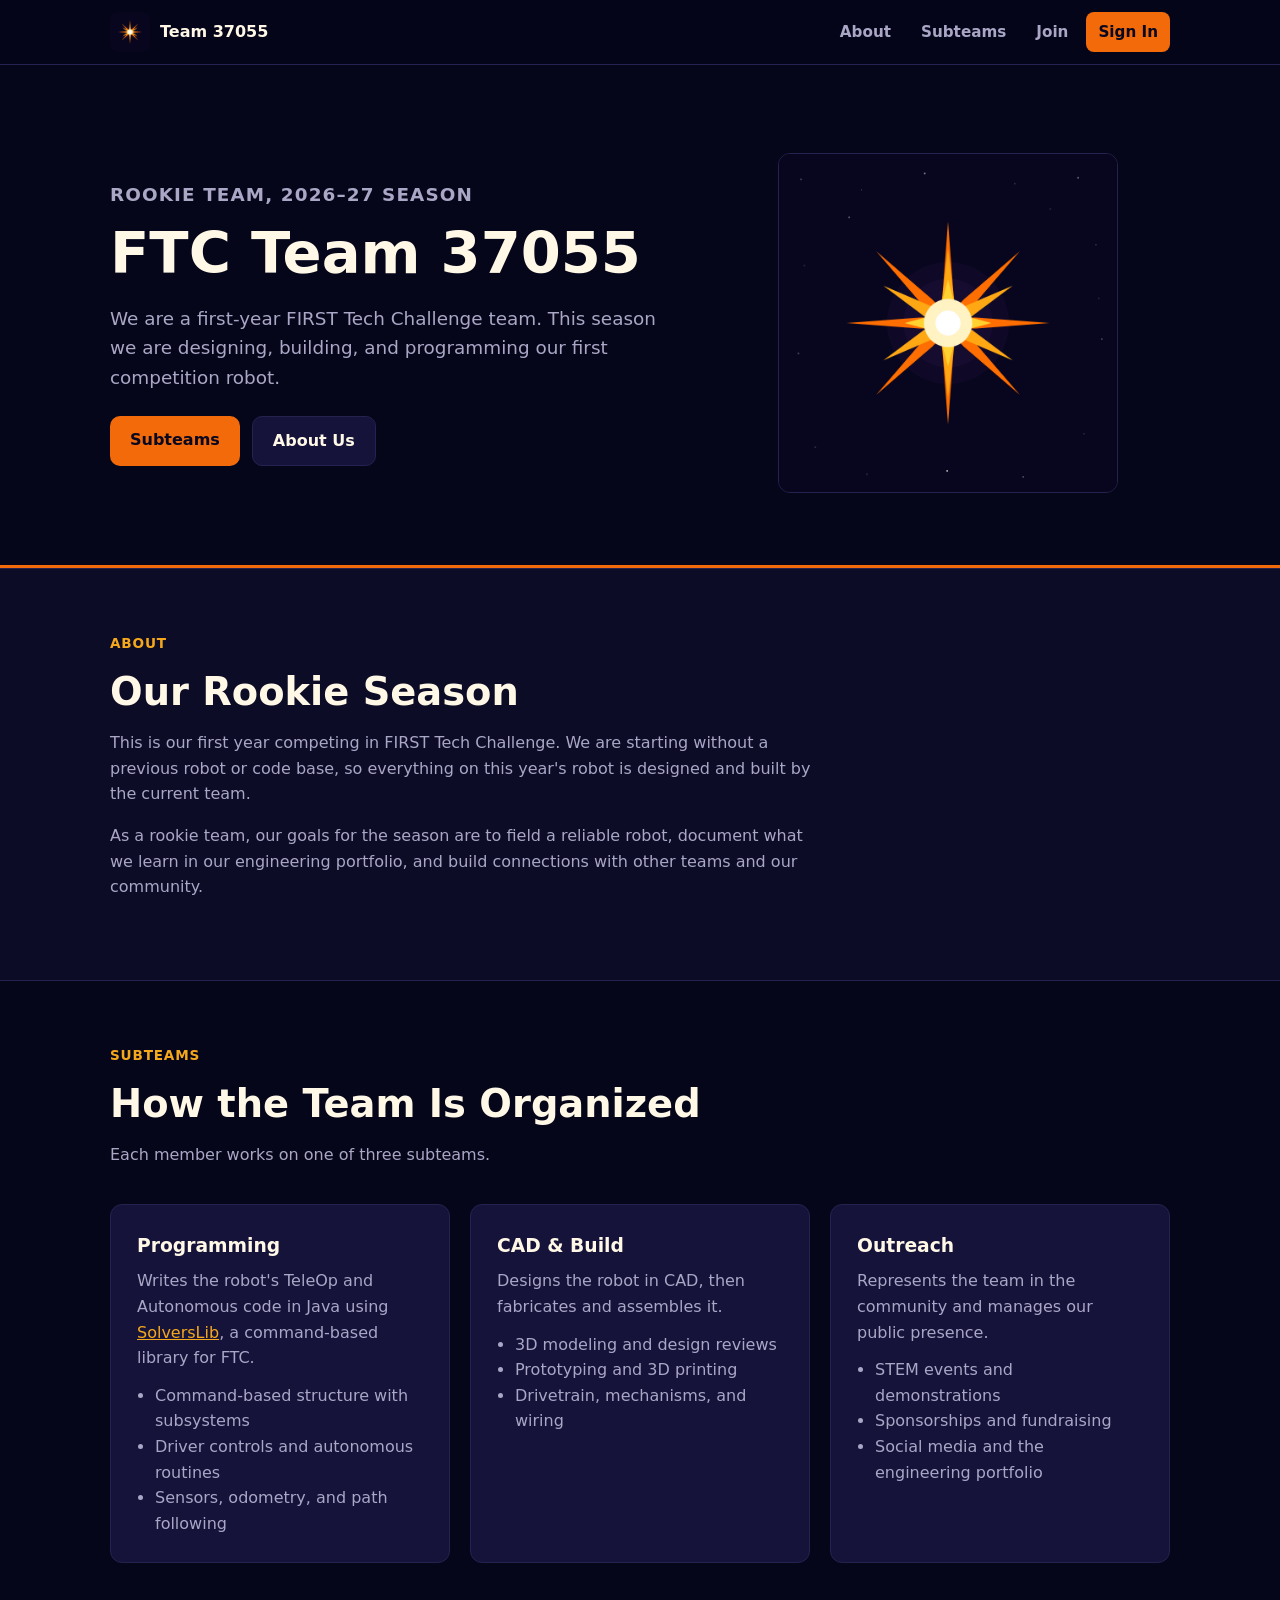
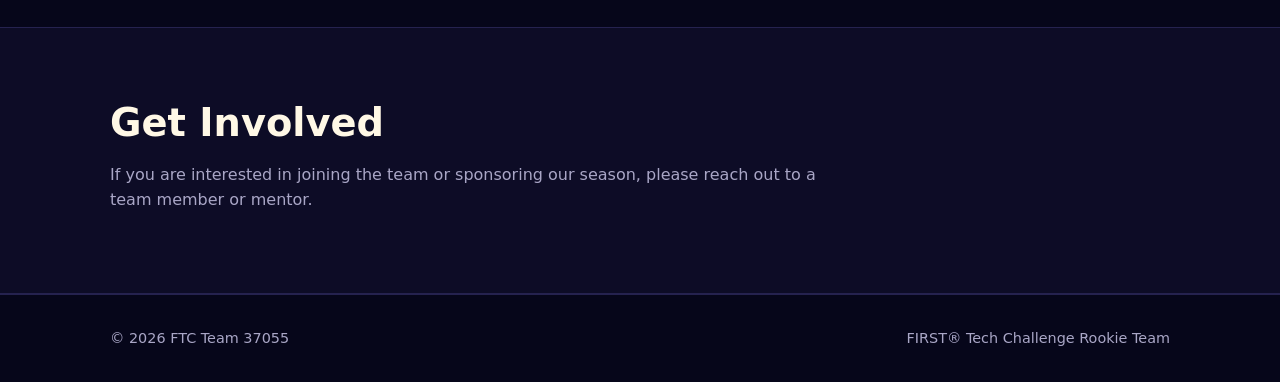
<file: index.html>
<!doctype html>
<html lang="en">
<head>
  <meta charset="utf-8">
  <meta name="viewport" content="width=device-width, initial-scale=1">
  <title>FTC Team 37055</title>
  <meta name="description" content="FTC Team 37055 - a rookie FIRST Tech Challenge robotics team.">
  <link rel="icon" href="img/logo.png">
  <link rel="stylesheet" href="css/style.css?v=3">
</head>
<body>
  <nav class="nav">
    <div class="container">
      <a class="brand" href="index.html"><img src="img/logo.png" alt="Team 37055 logo"><span>Team 37055</span></a>
      <div class="nav-links">
        <a href="#about">About</a>
        <a href="#subteams">Subteams</a>
        <a href="#join">Join</a>
        <a class="cta" href="signin.html">Sign In</a>
      </div>
    </div>
  </nav>

  <header class="hero">
    <div class="container">
      <div>
        <p class="eyebrow">Rookie Team, 2026&ndash;27 Season</p>
        <h1>FTC Team 37055</h1>
        <p>We are a first-year FIRST Tech Challenge team. This season we are designing, building, and programming our first competition robot.</p>
        <div class="btn-row">
          <a class="btn" href="#subteams">Subteams</a>
          <a class="btn secondary" href="#about">About Us</a>
        </div>
      </div>
      <div class="hero-logo"><img src="img/logo.png" alt="Team 37055 logo"></div>
    </div>
  </header>

  <section id="about" class="alt">
    <div class="container narrow">
      <p class="eyebrow">About</p>
      <h2 class="section-title">Our Rookie Season</h2>
      <p>This is our first year competing in FIRST Tech Challenge. We are starting without a previous robot or code base, so everything on this year's robot is designed and built by the current team.</p>
      <p>As a rookie team, our goals for the season are to field a reliable robot, document what we learn in our engineering portfolio, and build connections with other teams and our community.</p>
    </div>
  </section>

  <section id="subteams">
    <div class="container">
      <p class="eyebrow">Subteams</p>
      <h2 class="section-title">How the Team Is Organized</h2>
      <p class="section-sub">Each member works on one of three subteams.</p>
      <div class="grid">
        <article class="card">
          <h3>Programming</h3>
          <p>Writes the robot's TeleOp and Autonomous code in Java using <a href="https://github.com/FTC-23511/SolversLib" target="_blank" rel="noopener">SolversLib</a>, a command-based library for FTC.</p>
          <ul>
            <li>Command-based structure with subsystems</li>
            <li>Driver controls and autonomous routines</li>
            <li>Sensors, odometry, and path following</li>
          </ul>
        </article>
        <article class="card">
          <h3>CAD &amp; Build</h3>
          <p>Designs the robot in CAD, then fabricates and assembles it.</p>
          <ul>
            <li>3D modeling and design reviews</li>
            <li>Prototyping and 3D printing</li>
            <li>Drivetrain, mechanisms, and wiring</li>
          </ul>
        </article>
        <article class="card">
          <h3>Outreach</h3>
          <p>Represents the team in the community and manages our public presence.</p>
          <ul>
            <li>STEM events and demonstrations</li>
            <li>Sponsorships and fundraising</li>
            <li>Social media and the engineering portfolio</li>
          </ul>
        </article>
      </div>
    </div>
  </section>

  <section id="join" class="alt">
    <div class="container narrow">
      <h2 class="section-title">Get Involved</h2>
      <p>If you are interested in joining the team or sponsoring our season, please reach out to a team member or mentor.</p>
    </div>
  </section>

  <footer>
    <div class="container">
      <span>&copy; <span id="year"></span> FTC Team 37055</span>
      <span>FIRST&reg; Tech Challenge Rookie Team</span>
    </div>
  </footer>
  <script>document.getElementById("year").textContent = new Date().getFullYear();</script>
</body>
</html>
</file>
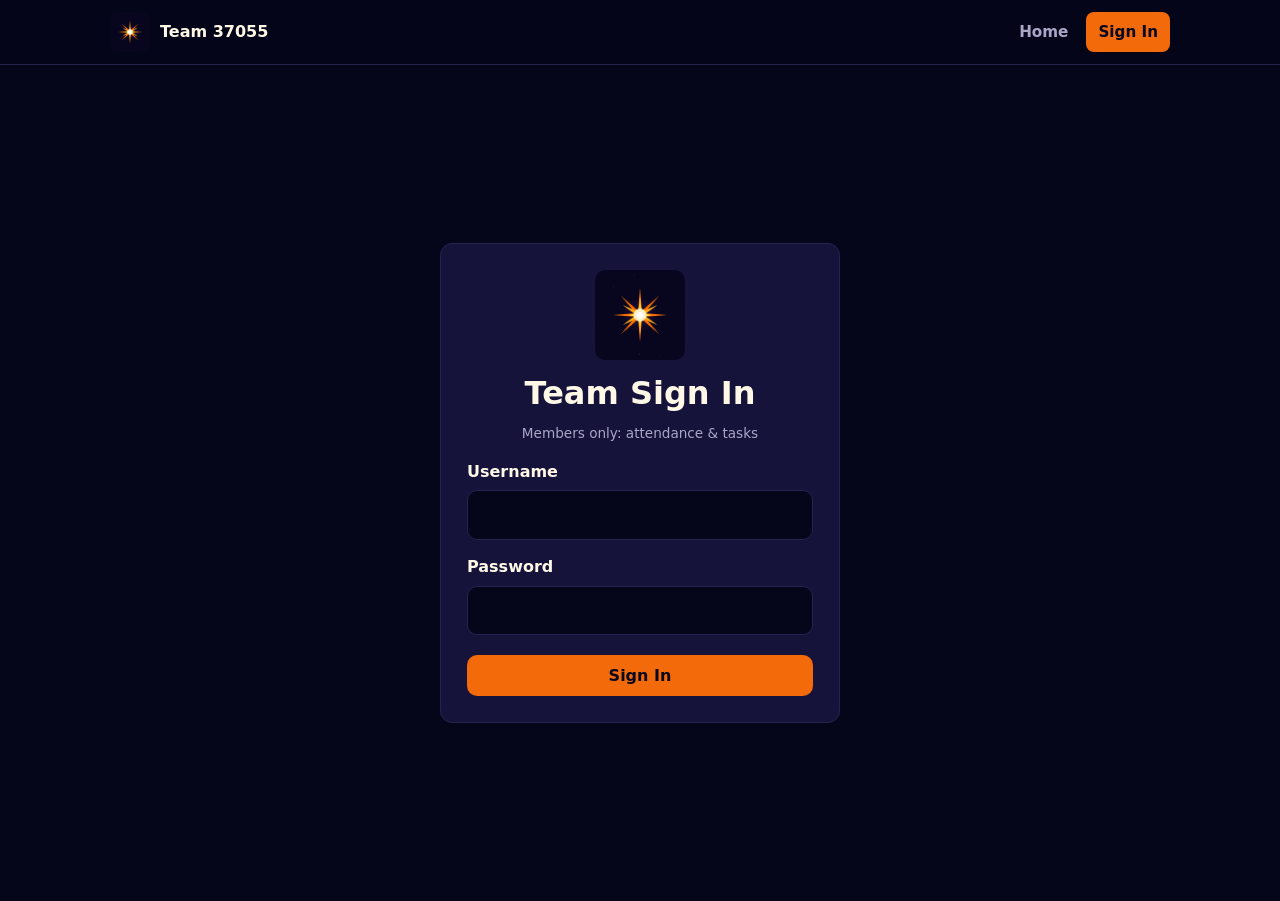
<file: dashboard.html>
<!doctype html>
<html lang="en">
<head>
  <meta charset="utf-8">
  <meta name="viewport" content="width=device-width, initial-scale=1">
  <title>Dashboard - Team 37055</title>
  <link rel="icon" href="img/logo.png">
  <link rel="stylesheet" href="css/style.css?v=3">
  <script src="js/store.js?v=3"></script>
  <script>if (!Auth.user()) location.replace("signin.html");</script>
</head>
<body>
  <nav class="nav">
    <div class="container">
      <a class="brand" href="index.html"><img src="img/logo.png" alt="Team 37055 logo"><span>Team 37055</span></a>
      <div class="nav-links">
        <a href="index.html">Home</a>
        <a href="#" id="logout">Sign Out</a>
      </div>
    </div>
  </nav>

  <main class="dash">
    <div class="container">
      <div class="dash-head">
        <div>
          <h1>Team Dashboard</h1>
          <div class="hint">Signed in as <b id="who"></b> &middot; <span id="mode"></span></div>
        </div>
      </div>

      <div class="tabs" role="tablist">
        <button class="tab active" data-tab="attendance">Attendance</button>
        <button class="tab" data-tab="tasks">Tasks</button>
        <button class="tab" data-tab="notes">Notes</button>
        <button class="tab" data-tab="settings">Settings</button>
      </div>

      <!-- Attendance -->
      <section class="panel active" id="attendance" style="padding:0">
        <div class="two-col">
          <form class="card" id="att-form">
            <h3 style="margin-top:0">Record Attendance</h3>
            <label for="att-date">Date</label>
            <input type="date" id="att-date" required>
            <label for="att-names">Who attended?</label>
            <textarea id="att-names" placeholder="One name per line, or separated by commas" required></textarea>
            <button class="btn" type="submit" style="margin-top:16px;width:100%">Submit Attendance</button>
            <div class="msg" id="att-msg"></div>
          </form>
          <div>
            <div class="toolbar"><h3 style="margin:0">Past Meetings</h3></div>
            <div class="list" id="att-list"><div class="empty">Loading...</div></div>
          </div>
        </div>
      </section>

      <!-- Tasks -->
      <section class="panel" id="tasks" style="padding:0">
        <div class="two-col">
          <form class="card" id="task-form">
            <h3 style="margin-top:0">Create Task</h3>
            <label for="task-title">Task</label>
            <input id="task-title" placeholder="e.g. Tune intake PID" required>
            <label for="task-assignees">Assignees</label>
            <input id="task-assignees" placeholder="Names, separated by commas" required>
            <label for="task-desc">Description</label>
            <textarea id="task-desc" placeholder="What needs to be done?"></textarea>
            <button class="btn" type="submit" style="margin-top:16px;width:100%">Create Task</button>
            <div class="msg" id="task-msg"></div>
          </form>
          <div>
            <div class="toolbar">
              <h3 style="margin:0">Tasks</h3>
              <select id="task-filter" style="margin-left:auto">
                <option value="open">Open</option>
                <option value="done">Completed</option>
                <option value="all">All</option>
              </select>
              <input id="task-search" placeholder="Filter by name...">
            </div>
            <div class="list" id="task-list"><div class="empty">Loading...</div></div>
          </div>
        </div>
      </section>

      <!-- Notes -->
      <section class="panel" id="notes" style="padding:0">
        <div class="two-col">
          <form class="card" id="note-form">
            <h3 style="margin-top:0" id="note-form-title">New Note</h3>
            <label for="note-title">Title</label>
            <input id="note-title" required>
            <label for="note-body">Note</label>
            <textarea id="note-body" style="min-height:180px" required></textarea>
            <button class="btn" type="submit" style="margin-top:16px;width:100%" id="note-submit">Save Note</button>
            <button class="btn secondary" type="button" style="margin-top:8px;width:100%" id="note-cancel" hidden>Cancel Edit</button>
            <div class="msg" id="note-msg"></div>
          </form>
          <div>
            <div class="toolbar">
              <h3 style="margin:0">Notes</h3>
              <input id="note-search" placeholder="Search notes..." style="margin-left:auto">
            </div>
            <div class="list" id="note-list"><div class="empty">Loading...</div></div>
          </div>
        </div>
      </section>

      <!-- Settings -->
      <section class="panel" id="settings" style="padding:0">
        <form class="card" id="settings-form" style="max-width:640px">
          <h3 style="margin-top:0">Save data to GitHub</h3>
          <p class="hint">Attendance and tasks are stored in <code>data/attendance.json</code> and <code>data/tasks.json</code> in the repository. To save changes there, paste a GitHub token with write access to the repo. It is stored only in this browser.</p>
          <p class="hint">Without a token, anything you submit is saved <b>only in this browser</b>.</p>
          <label for="gh-token">GitHub token</label>
          <input id="gh-token" type="password" placeholder="github_pat_..." autocomplete="off">
          <div class="hint">Create one at GitHub &rarr; Settings &rarr; Developer settings &rarr; Fine-grained tokens, limited to this repository with <b>Contents: Read and write</b>.</div>
          <label for="gh-repo">Repository</label>
          <input id="gh-repo">
          <label for="gh-branch">Branch</label>
          <input id="gh-branch">
          <div class="btn-row" style="margin-top:18px">
            <button class="btn" type="submit">Save &amp; Test</button>
            <button class="btn danger" type="button" id="gh-clear">Remove token</button>
          </div>
          <div class="msg" id="settings-msg"></div>
        </form>
      </section>
    </div>
  </main>

  <script src="js/dashboard.js?v=3"></script>
</body>
</html>
</file>
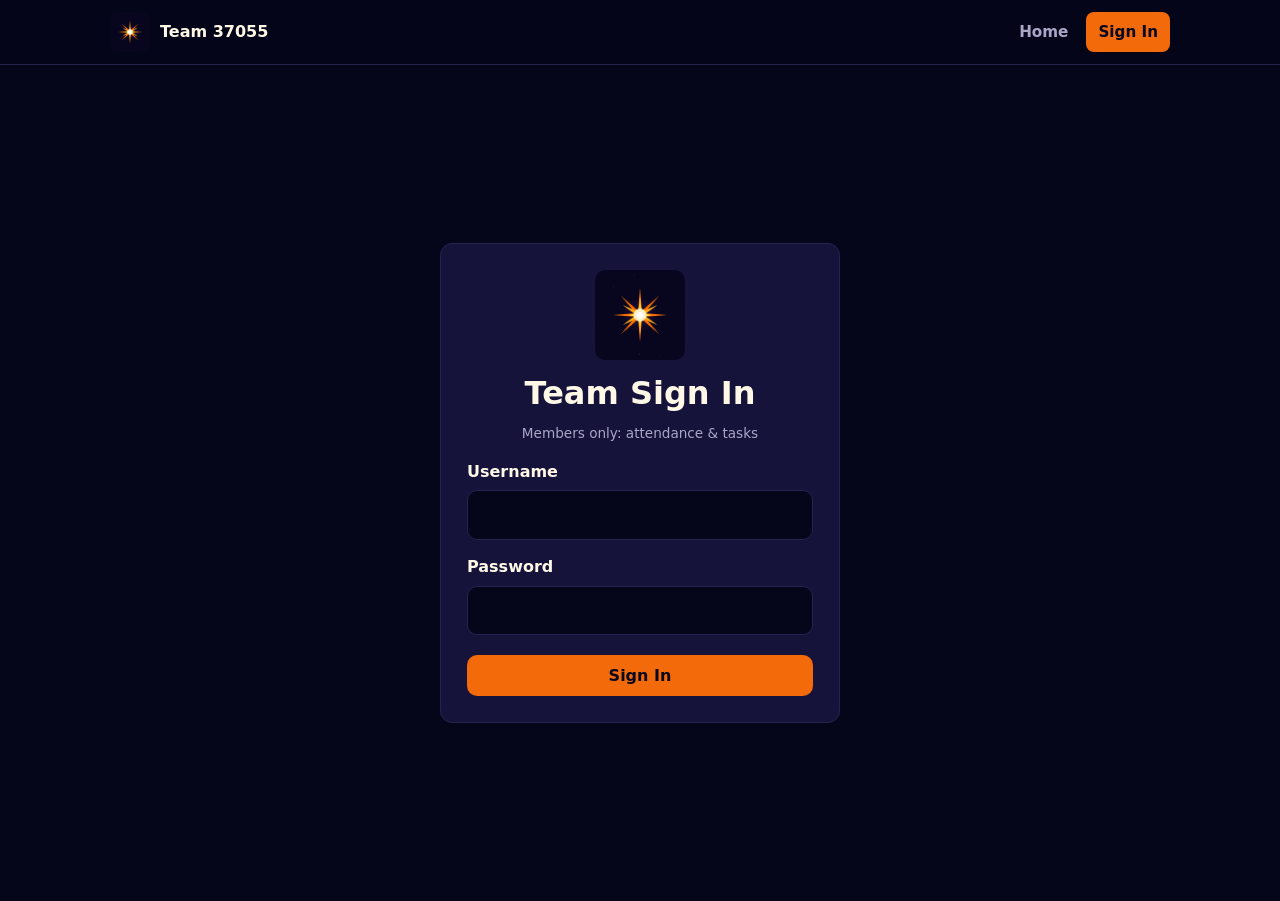
<file: signin.html>
<!doctype html>
<html lang="en">
<head>
  <meta charset="utf-8">
  <meta name="viewport" content="width=device-width, initial-scale=1">
  <title>Sign In - Team 37055</title>
  <link rel="icon" href="img/logo.png">
  <link rel="stylesheet" href="css/style.css?v=3">
</head>
<body>
  <nav class="nav">
    <div class="container">
      <a class="brand" href="index.html"><img src="img/logo.png" alt="Team 37055 logo"><span>Team 37055</span></a>
      <div class="nav-links">
        <a href="index.html">Home</a>
        <a class="cta active" href="signin.html">Sign In</a>
      </div>
    </div>
  </nav>

  <main class="auth-wrap">
    <form class="card auth-card" id="login">
      <img class="logo" src="img/logo.png" alt="">
      <h1>Team Sign In</h1>
      <p class="hint" style="text-align:center">Members only: attendance &amp; tasks</p>
      <label for="username">Username</label>
      <input id="username" autocomplete="username" required>
      <label for="password">Password</label>
      <input id="password" type="password" autocomplete="current-password" required>
      <button class="btn" type="submit">Sign In</button>
      <div class="msg error" id="err"></div>
    </form>
  </main>

  <script src="js/store.js?v=3"></script>
  <script>
    if (Auth.user()) location.href = "dashboard.html";
    document.getElementById("login").addEventListener("submit", async function (e) {
      e.preventDefault();
      var err = document.getElementById("err");
      err.classList.remove("show");
      try {
        var ok = await Auth.login(username.value, password.value);
        if (ok) location.href = "dashboard.html";
        else { err.textContent = "Incorrect username or password."; err.classList.add("show"); }
      } catch (ex) {
        err.textContent = "Couldn't load the login list. Are you opening the site through a web server?";
        err.classList.add("show");
      }
    });
  </script>
</body>
</html>
</file>
<file: css/style.css>
/* Colors taken from img/logo.png */
:root {
  --primary: #f26a0a;     /* star orange */
  --accent: #f5a81c;      /* star gold */
  --on-primary: #0a0820;
  --bg: #06061a;          /* logo background */
  --surface: #0d0c26;
  --surface-2: #15133a;
  --text: #fff8e6;
  --muted: #a9a6c6;
  --border: #25224f;
  --danger: #ff5a5f;
  --ok: #3ccf8e;
  --radius: 12px;
  --max: 1100px;
}

* { box-sizing: border-box; }
html { scroll-behavior: smooth; }
body {
  margin: 0;
  font-family: "Inter", system-ui, -apple-system, "Segoe UI", Roboto, sans-serif;
  background: var(--bg);
  color: var(--text);
  line-height: 1.6;
}
a { color: var(--accent); }
img { max-width: 100%; }

.container { max-width: var(--max); margin: 0 auto; padding: 0 20px; }

/* ---------- Nav ---------- */
.nav {
  position: sticky; top: 0; z-index: 10;
  background: color-mix(in srgb, var(--bg) 85%, transparent);
  backdrop-filter: blur(10px);
  border-bottom: 1px solid var(--border);
}
.nav .container { display: flex; align-items: center; gap: 16px; height: 64px; }
.brand { display: flex; align-items: center; gap: 10px; color: var(--text); text-decoration: none; font-weight: 800; }
.brand img { height: 40px; width: 40px; object-fit: contain; border-radius: 8px; }
.nav-links { margin-left: auto; display: flex; gap: 6px; flex-wrap: wrap; }
.nav-links a {
  color: var(--muted); text-decoration: none; padding: 8px 12px; border-radius: 8px; font-weight: 600; font-size: .95rem;
}
.nav-links a:hover, .nav-links a.active { color: var(--text); background: var(--surface-2); }
.nav-links a.cta { background: var(--primary); color: var(--on-primary); }
.nav-links a.cta:hover { filter: brightness(1.1); }

/* ---------- Hero ---------- */
.hero {
  padding: 88px 0 72px;
  border-bottom: 3px solid var(--primary);
}
.hero .container { display: grid; grid-template-columns: 1.3fr 1fr; gap: 40px; align-items: center; }
.hero h1 { font-size: clamp(2.2rem, 5vw, 3.6rem); line-height: 1.1; margin: 12px 0 16px; }
.hero p { color: var(--muted); font-size: 1.15rem; max-width: 55ch; }
.hero-logo { display: flex; justify-content: center; }
.hero-logo img { width: min(340px, 80%); border-radius: var(--radius); border: 1px solid var(--border); }
.eyebrow {
  margin: 0; color: var(--accent); font-weight: 700; font-size: .85rem;
  letter-spacing: .06em; text-transform: uppercase;
}
.btn-row { display: flex; gap: 12px; flex-wrap: wrap; margin-top: 24px; }

/* ---------- Buttons & forms ---------- */
.btn {
  display: inline-block; border: 0; cursor: pointer; text-decoration: none;
  padding: 11px 20px; border-radius: 10px; font-weight: 700; font-size: 1rem;
  background: var(--primary); color: var(--on-primary); font-family: inherit;
}
.btn:hover { filter: brightness(1.1); }
.btn.secondary { background: var(--surface-2); color: var(--text); border: 1px solid var(--border); }
.btn.small { padding: 6px 12px; font-size: .85rem; }
.btn.danger { background: transparent; color: var(--danger); border: 1px solid var(--danger); }
.btn:disabled { opacity: .6; cursor: default; }

label { display: block; font-weight: 600; margin: 14px 0 6px; }
input, textarea, select {
  width: 100%; padding: 11px 12px; border-radius: 10px;
  border: 1px solid var(--border); background: var(--bg); color: var(--text);
  font: inherit;
}
input:focus, textarea:focus, select:focus { outline: 2px solid var(--primary); border-color: transparent; }
textarea { min-height: 110px; resize: vertical; }
.hint { color: var(--muted); font-size: .85rem; margin-top: 4px; }

/* ---------- Sections ---------- */
section { padding: 64px 0; }
.section-title + p, .eyebrow + .section-title { margin-top: 6px; }
.section-title { font-size: clamp(1.7rem, 3.5vw, 2.4rem); margin: 0 0 8px; }
.section-sub { color: var(--muted); margin: 0 0 36px; max-width: 65ch; }
.alt { background: var(--surface); border-top: 1px solid var(--border); border-bottom: 1px solid var(--border); }

.grid { display: grid; gap: 20px; grid-template-columns: repeat(auto-fit, minmax(260px, 1fr)); }
.card {
  background: var(--surface-2); border: 1px solid var(--border); border-radius: var(--radius);
  padding: 26px;
}
.card h3 { margin: 0 0 8px; }
.card p { color: var(--muted); margin: 0; }
.card ul { color: var(--muted); padding-left: 18px; margin: 12px 0 0; }

.narrow > p:not(.eyebrow) { max-width: 70ch; color: var(--muted); }

footer { padding: 32px 0; color: var(--muted); font-size: .9rem; border-top: 1px solid var(--border); }
footer .container { display: flex; justify-content: space-between; flex-wrap: wrap; gap: 10px; }

/* ---------- Sign in ---------- */
.auth-wrap { min-height: calc(100vh - 64px); display: grid; place-items: center; padding: 40px 20px; }
.auth-card { width: 100%; max-width: 400px; }
.auth-card .logo { display: block; margin: 0 auto 8px; height: 90px; object-fit: contain; border-radius: 10px; }
.auth-card h1 { text-align: center; margin: 0 0 4px; }
.auth-card .btn { width: 100%; margin-top: 20px; }

.msg { margin-top: 14px; padding: 10px 12px; border-radius: 10px; font-size: .92rem; display: none; }
.msg.show { display: block; }
.msg.error { background: color-mix(in srgb, var(--danger) 15%, transparent); color: var(--danger); }
.msg.success { background: color-mix(in srgb, var(--ok) 15%, transparent); color: var(--ok); }
.msg.info { background: var(--surface); color: var(--muted); }

/* ---------- Dashboard ---------- */
.dash { padding: 36px 0 72px; }
.dash-head { display: flex; align-items: center; justify-content: space-between; flex-wrap: wrap; gap: 12px; margin-bottom: 20px; }
.dash-head h1 { margin: 0; }
.tabs { display: flex; gap: 6px; border-bottom: 1px solid var(--border); margin-bottom: 24px; flex-wrap: wrap; }
.tab {
  background: none; border: 0; color: var(--muted); font: inherit; font-weight: 700; cursor: pointer;
  padding: 12px 16px; border-bottom: 3px solid transparent; margin-bottom: -1px;
}
.tab.active { color: var(--text); border-bottom-color: var(--accent); }
.panel { display: none; }
.panel.active { display: block; }
.two-col { display: grid; grid-template-columns: 380px 1fr; gap: 24px; align-items: start; }
.two-col.single { grid-template-columns: 1fr; }

.list { display: flex; flex-direction: column; gap: 12px; }
.item { background: var(--surface-2); border: 1px solid var(--border); border-radius: 12px; padding: 16px 18px; }
.item-head { display: flex; justify-content: space-between; gap: 10px; align-items: baseline; flex-wrap: wrap; }
.item h4 { margin: 0; font-size: 1.05rem; }
.item .meta { color: var(--muted); font-size: .85rem; }
.item p { margin: 8px 0 0; color: var(--muted); white-space: pre-wrap; }
.item.done h4 { text-decoration: line-through; color: var(--muted); }
.chips { display: flex; flex-wrap: wrap; gap: 6px; margin-top: 10px; }
.chip {
  font-size: .82rem; padding: 3px 10px; border-radius: 999px;
  background: color-mix(in srgb, var(--primary) 22%, transparent); border: 1px solid color-mix(in srgb, var(--primary) 45%, transparent);
}
.item-actions { display: flex; gap: 8px; margin-top: 12px; }
.empty { color: var(--muted); text-align: center; padding: 30px; border: 1px dashed var(--border); border-radius: 12px; }
.toolbar { display: flex; gap: 10px; align-items: center; margin-bottom: 14px; flex-wrap: wrap; }
.toolbar select, .toolbar input { width: auto; }

@media (max-width: 860px) {
  .hero .container, .two-col { grid-template-columns: 1fr; }
  .hero-logo { order: -1; }
  .hero {
  padding: 88px 0 72px;
  border-bottom: 3px solid var(--primary);
}
@media (max-width: 520px) {
  .brand span { display: none; }
}
.hero .eyebrow { color: var(--accent); font-size: .9rem; }
</file>
